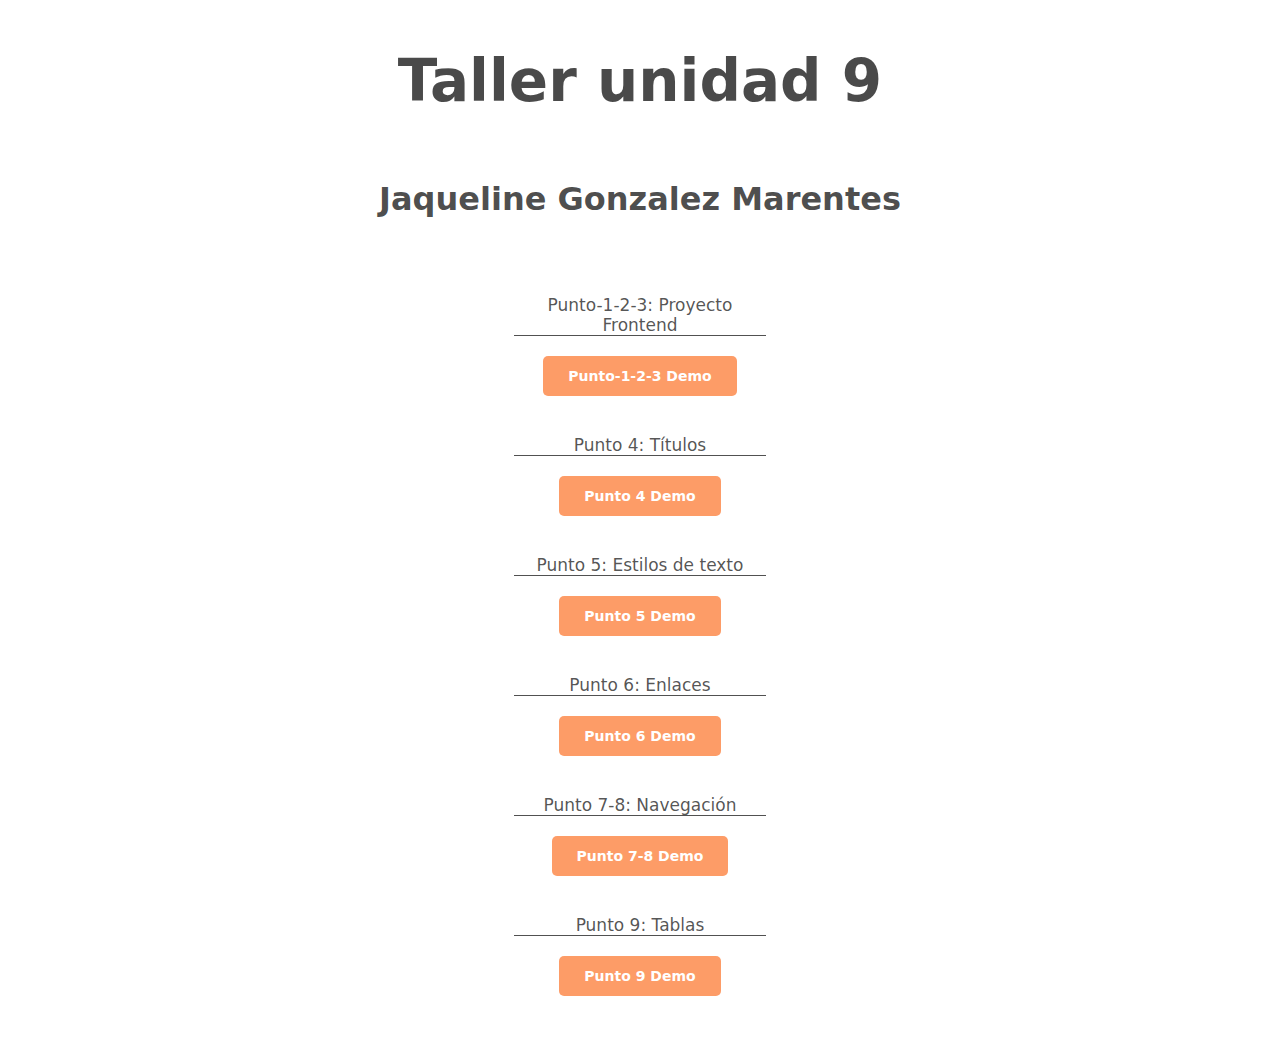
<file: index.html>
<!DOCTYPE html>
<html lang="en">
<head>
  <meta charset="UTF-8">
  <meta http-equiv="X-UA-Compatible" content="IE=edge">
  <meta name="viewport" content="width=device-width, initial-scale=1.0">
  <title>taller 9 menu</title>
  <link rel="stylesheet" href="./styles/styles.css">
</head>
<body> 
  <div>
    <h1> Taller unidad 9</h1>
    <h2>Jaqueline Gonzalez Marentes</h2>
    <nav>
      <ul>
        <li>
          <p>
            Punto-1-2-3: Proyecto Frontend
          </p> 
          <a href="./punto-1-2-3/index.html">
            Punto-1-2-3 Demo
          </a>
        </li>
        <li>
          <p>
            Punto 4: Títulos
          </p> 
          <a href="./punto-4/index.html">
            Punto 4 Demo
          </a>
        </li>
        <li>
          <p>
            Punto 5: Estilos de texto
          </p>
          <a href="./punto-5/index.html">
            Punto 5 Demo
          </a>
        </li>
        <li>
          <p>
            Punto 6: Enlaces
          </p>
          <a href="./punto-6/index.html">
            Punto 6 Demo
          </a>
        </li>
        <li>
          <p>
            Punto 7-8: Navegación
          </p>
          <a href="./punto-7-8/index.html">
            Punto 7-8 Demo
          </a>
        </li>
        <li>
          <p>
            Punto 9: Tablas
          </p>
          <a href="./punto-9/index.html">
            Punto 9 Demo
          </a>
        </li>
      </ul>
    </nav>
  </div> 
</body>
</html>
</file>
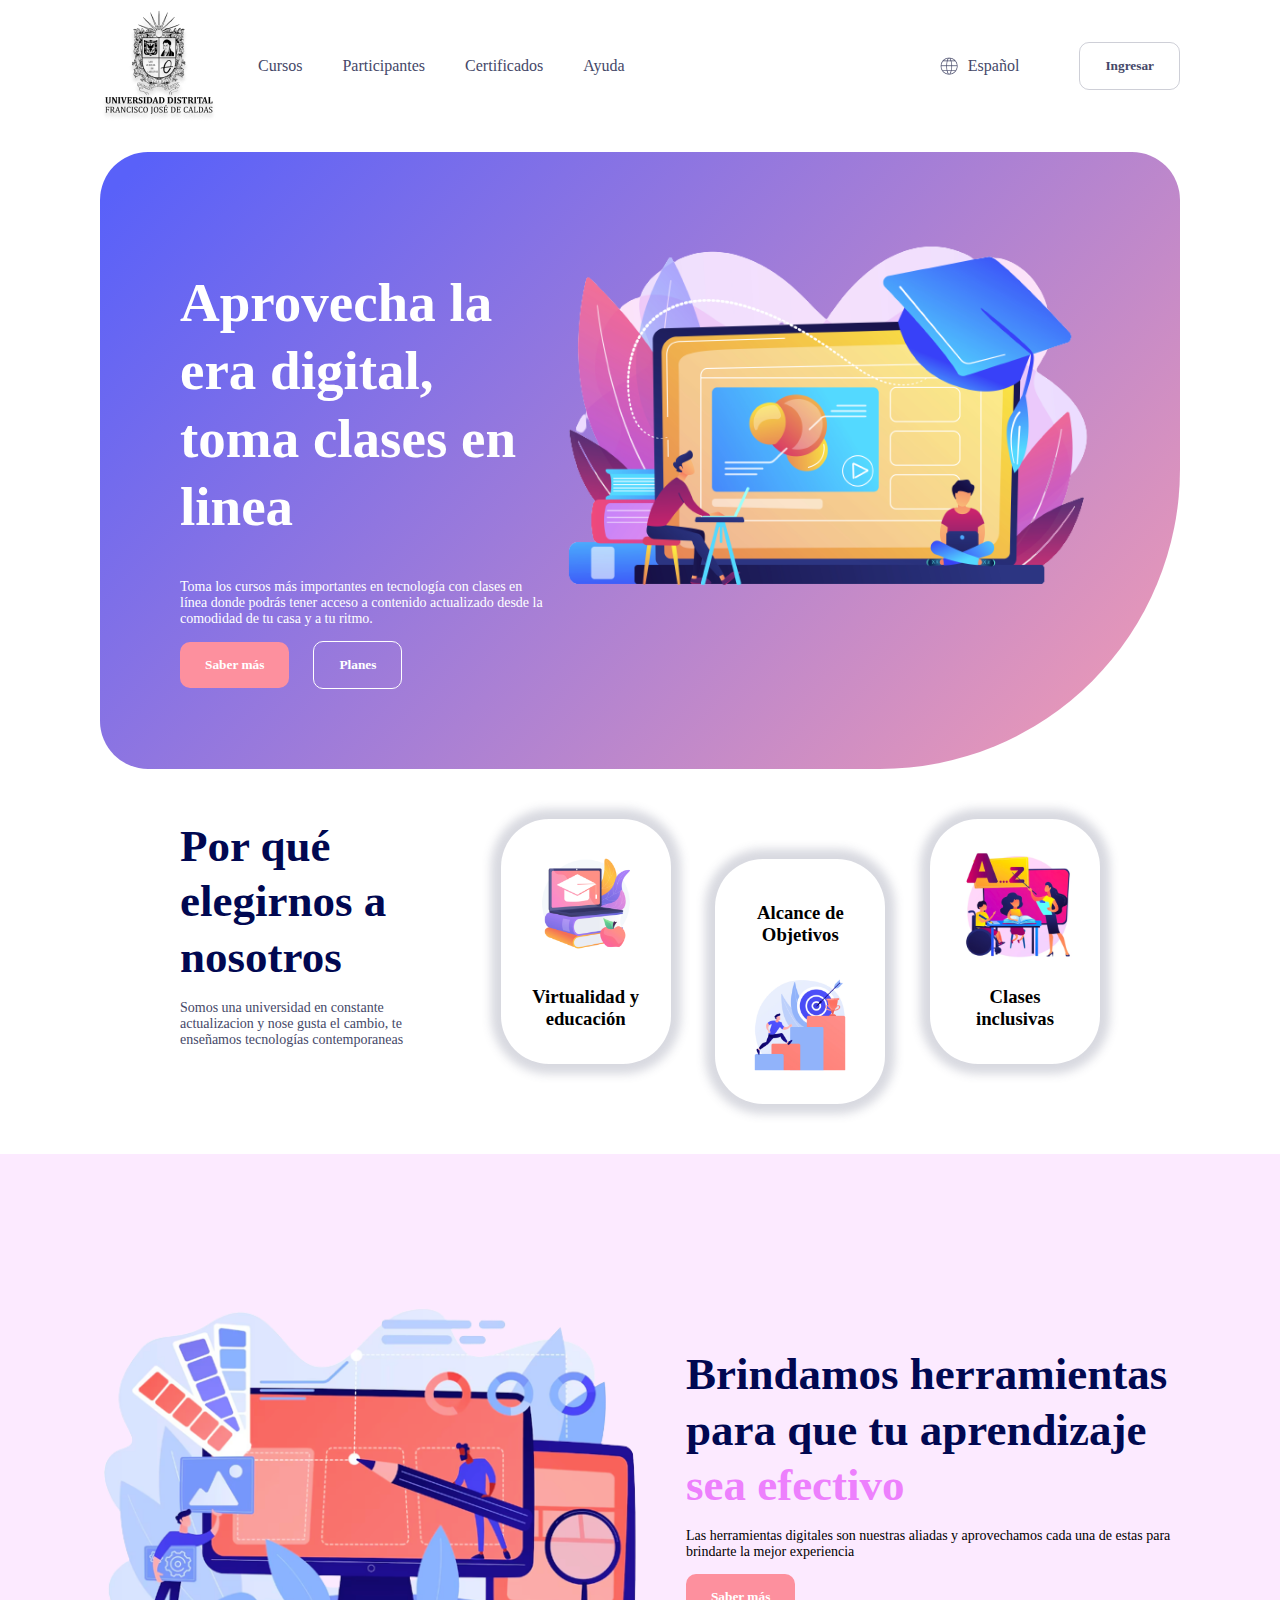
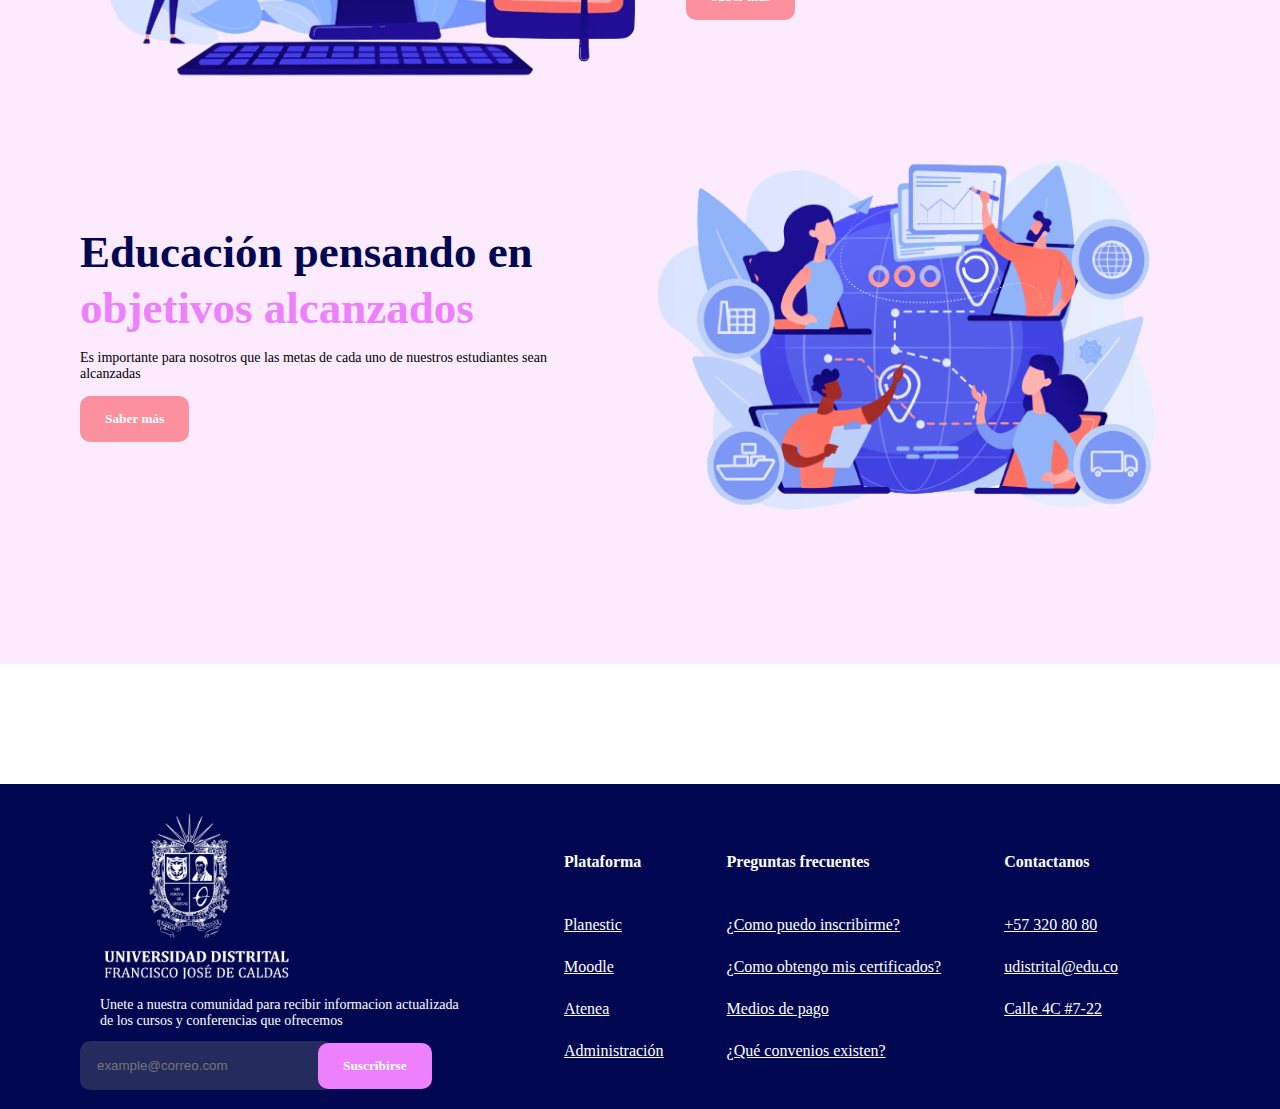
<file: punto-1-2-3/index.html>
<!DOCTYPE html>
<html lang="en">
<head>
    <meta charset="UTF-8">
    <meta name="viewport" content="width=device-width, initial-scale=1.0">
    <link rel="stylesheet" href="styles/header-styles.css">
    <link rel="stylesheet" href="styles/banner-styles.css">
    <link rel="stylesheet" href="styles/common-styles.css">
    <link rel="stylesheet" href="./styles/section-1-styles.css">
    <link rel="stylesheet" href="./styles/section-2-styles.css">
    <link rel="stylesheet" href="./styles/footer-styles.css">
    <link rel="stylesheet" href="https://indestructibletype.com/fonts/Jost.css" type="text/css" charset="utf-8" />
    <title>Page Design</title>
</head>
<body>
    <header>
        <div class="header_navigator">
            <img src="./public/images/header-logo.png" alt="header-logo">
            <nav>
                <ul>
                    <li><a href="#banner">Cursos</a></li>
                    <li><a href="#section-1">Participantes</a></li>
                    <li><a href="#section-2">Certificados</a></li>
                    <li><a href="#footer">Ayuda</a></li>
                </ul>
            </nav>
        </div>
        <div class="header_settings">
            <div class="language">
                <img src="./public/images/header-world.png" alt="header-world">
                <span>Español</span>
            </div>
            <button>Ingresar</button>
        </div>
    </header>
    
    <main>
        <section id="banner">
            <div class="banner__info">
                <div class="banner__text">
                    <h1>Aprovecha la era digital, toma clases en linea</h1>
                    <p>
                        Toma los cursos más importantes en tecnología con clases en línea 
                        donde podrás tener acceso a contenido actualizado desde la comodidad 
                        de tu casa y a tu ritmo.
                    </p>
                </div>
                <div clas=" banner__button">
                    <button class="button_orange">Saber más</button>
                    <button class="button_transparent">Planes</button>
                </div>
            </div>
            <img src="./public/images/banner-online.png" alt="banner-online">
        </section>
        <section id="section-1">
            <div class="section-1__info">
                <h2>Por qué elegirnos a nosotros</h2>
                <p>
                    Somos una universidad en constante actualizacion y nose 
                    gusta el cambio, te enseñamos tecnologías contemporaneas
                </p>
            </div>
            <div class="section-1__card">
                <img src="./public/images/section1-education.png" 
                alt="education"
                width="120px"
                height="120px">
                <h3>Virtualidad y educación</h3>
            </div>
            <div class="section-1__card section__1card-down">
                <h3>Alcance de Objetivos</h3>
                <img src="./public/images/section1-goals.png" 
                alt="goals"
                width="120px"
                height="120px">
            </div>
            <div class= "section-1__card">
                <img src="./public/images/section1-teach.png" 
                alt="teach"
                width="120px"
                height="120px">
                <h3>Clases inclusivas</h3>
            </div>
        </section>
        <section id="section-2">
            <div class= "section-2__info">
                <img 
                    src="./public/images/section2-tools.png" 
                    alt="tools"
                    width="580px"
                    height="400px"
                    >
                <div>
                    <h2>Brindamos herramientas para que tu aprendizaje</h2>
                    <h2 class="title__pink">sea efectivo</h2>
                    <p>
                        Las herramientas digitales son nuestras aliadas 
                        y aprovechamos cada una de estas para brindarte 
                        la mejor experiencia
                    </p>
                    <button class="button_orange">Saber más</button>
                </div>
            </div>
            <div class = "section-2__info">
                <div>
                    <h2>Educación pensando en</h2>
                    <h2 class="title__pink">objetivos alcanzados</h2>
                    <p>
                        Es importante para nosotros que las metas de cada
                         uno de nuestros estudiantes sean alcanzadas
                        </p>
                    <button class="button_orange">Saber más</button>
                </div>
                <img 
                    src="./public/images/section2-goals.png" 
                    alt="goals"
                    width="580px"
                    height="400px"
                    >
            </div>
        </section>
        
    </main>
    
    <footer id="footer">
        <div class="footer__info">
            <img 
                src="./public/images/footer-logo.png" 
                alt="logo"
                width="200px"
                height="175px"
                >
            <p>
                Unete a nuestra comunidad para recibir informacion 
                actualizada de los cursos y conferencias que ofrecemos
            </p>
            <form action="">
                <input 
                    type="email"
                    placeholder="example@correo.com"
                    name="user_email"
                >
                <button>Suscribirse</button>
            </form>
        </div>
        <div class="footer__list">
            <table>
                <thead>
                    <tr>
                      <th>Plataforma</th>  
                      <th>Preguntas frecuentes</th>
                      <th>Contactanos</th>
                    </tr>
                </thead>
                <tbody>
                    <tr>
                      <td><a href="">Planestic</a></td>
                      <td><a href="">¿Como puedo inscribirme?</a></td>
                      <td><a href="">+57 320 80 80</a></td>
                    </tr>
                    <tr>
                        <td><a href="">Moodle</a></td>
                        <td><a href="">¿Como obtengo mis certificados?</a></td>
                        <td><a href="">udistrital@edu.co</a></td>
                    </tr>
                    <tr>
                        <td><a href="">Atenea</a></td>
                        <td><a href="">Medios de pago</a></td>
                        <td><a href="">Calle 4C #7-22</a></td>
                    </tr>
                    <tr>
                        <td><a href="">Administración</a></td>
                        <td><a href="">¿Qué convenios existen?</a></td>
                    </tr>
                </tbody>
            </table>
        </div>
    </footer>
</body>
</html>
</file>
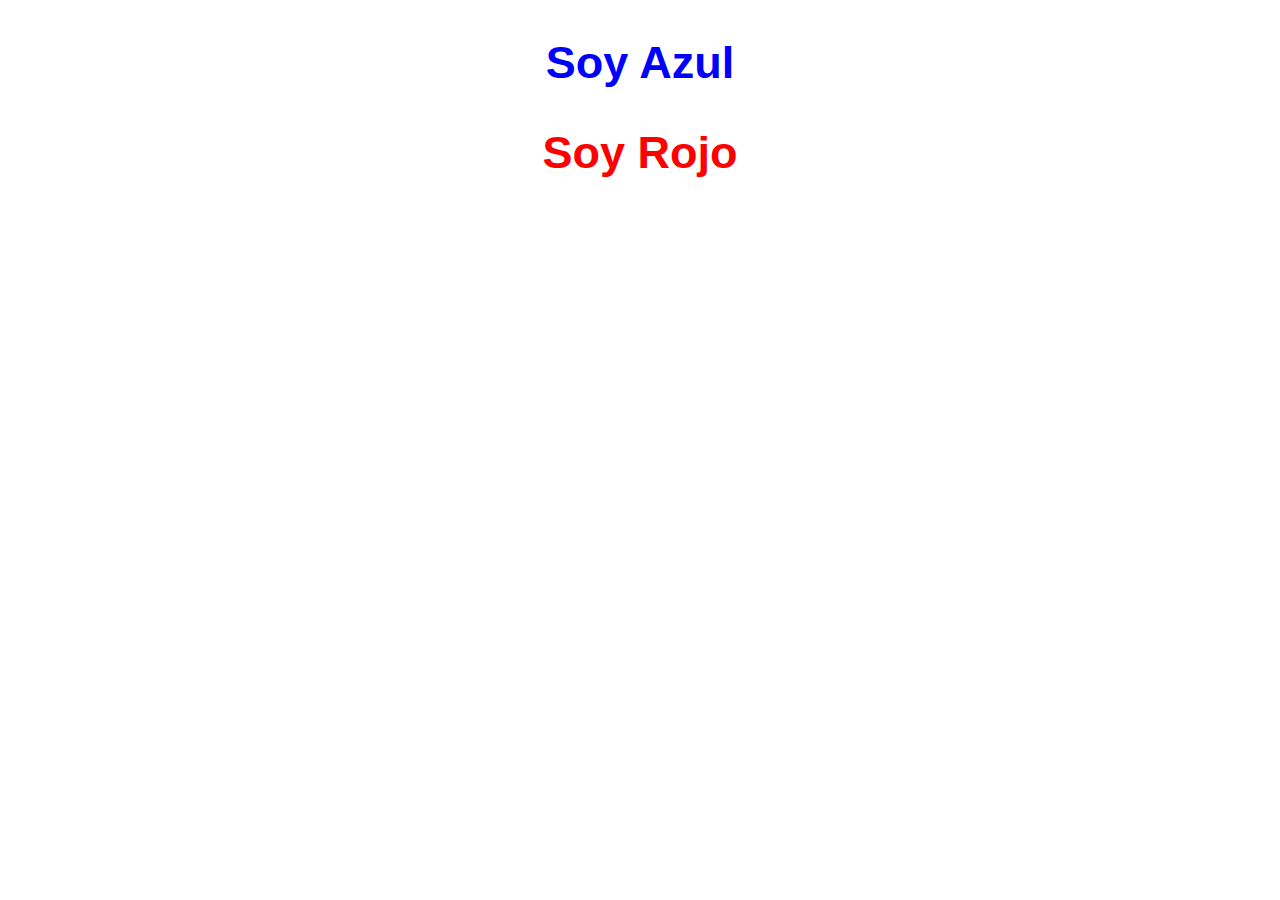
<file: punto-4/index.html>
<!DOCTYPE html>
<html lang="en">
<head>
    <meta charset="UTF-8">
    <meta name="viewport" content="width=device-width, initial-scale=1.0">
    <link rel="stylesheet" href="./styles/styles.css">
    <title>Punto-4</title>
</head>
<body>
<div class="azul">
    <h2>Soy Azul</h2>
</div>
   
<div class="rojo">
    <h2>Soy Rojo</h2>
</div>
 
</body>
</html>
</file>
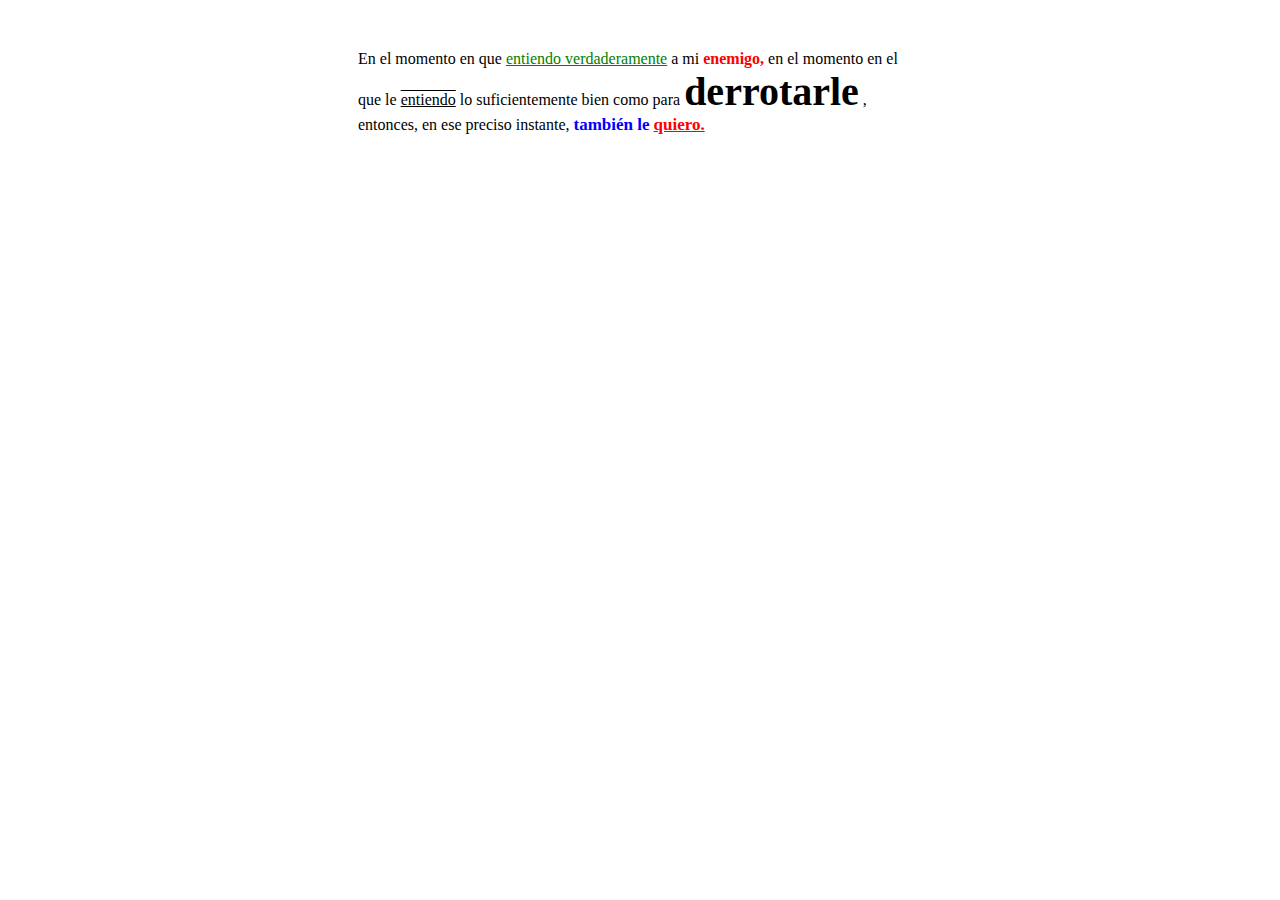
<file: punto-5/index.html>
<!DOCTYPE html>
<html lang="en">
<head>
    <meta charset="UTF-8">
    <meta name="viewport" content="width=device-width, initial-scale=1.0">
    <link rel="stylesheet" href="./styles/styles.css">
    <title>Punto-5</title>
</head>
<body>
   <p>
    <span>En el momento en que</span>
    <u class="color-verde">entiendo verdaderamente</u>
    <span>a mi</span>
    <b class="color-rojo">enemigo,</b>
    <span>en el momento en el que le</span>
    <span class="subrayado">entiendo</span>
    <span>lo</span>
    <span>suficientemente bien como para</span>
    <b class="color-negro">derrotarle</b>
    <span>, entonces, en ese preciso instante,</span>
    <b class="color-azul">también le</b>
    <b class="rojo-negrita">quiero.</b>
   </p>
</body>
</html>
</file>
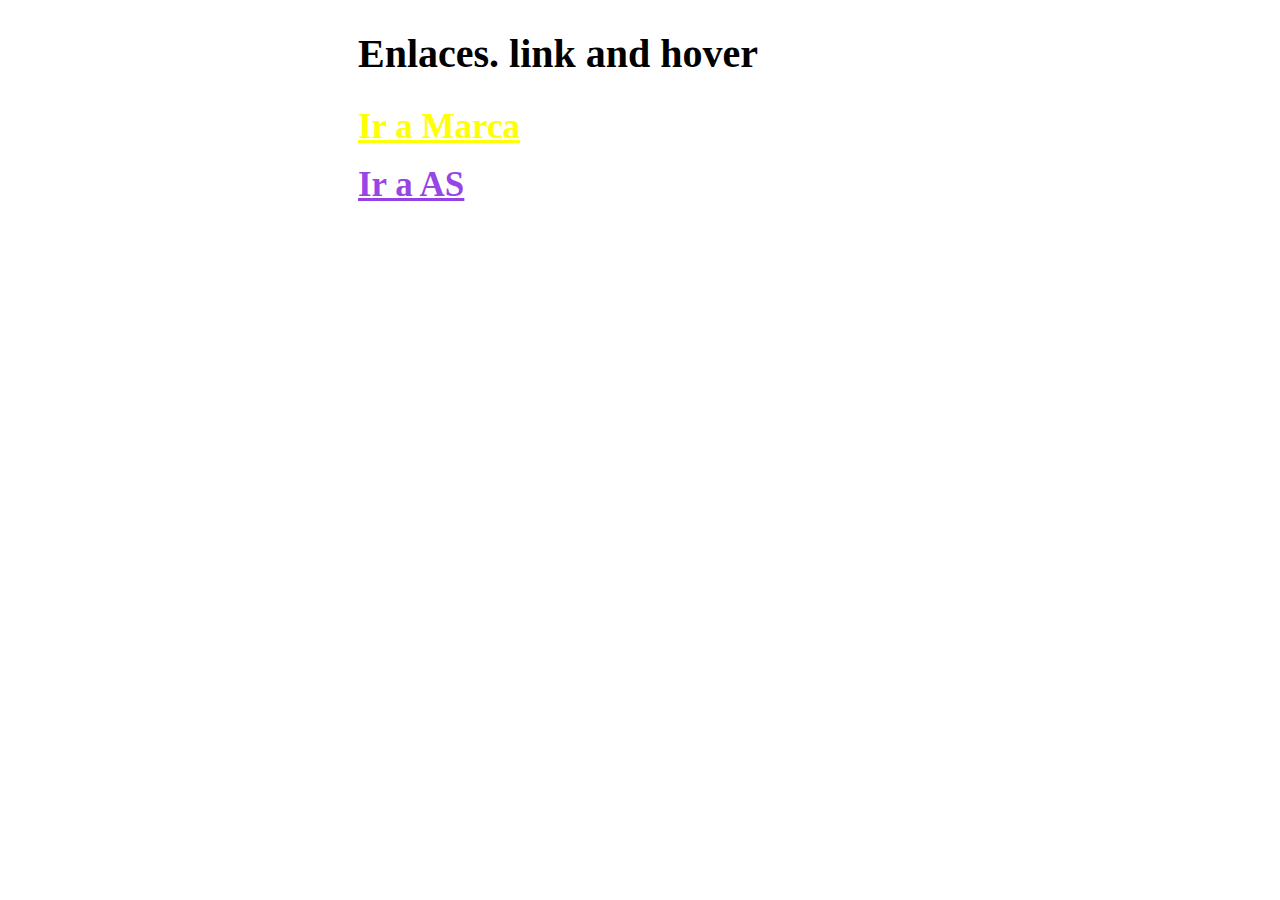
<file: punto-6/index.html>
<!DOCTYPE html>
<html lang="en">
<head>
    <meta charset="UTF-8">
    <meta name="viewport" content="width=device-width, initial-scale=1.0">
    <link rel="stylesheet" href="./styles/styles.css">
    <title>Punto-6</title>
</head>
<body>
    <h3 class="titulo"> 
        <b>Enlaces. link and hover</b>
    </h3>
    
    <a href="https://www.marca.com/" class="link-1">
        <b>Ir a Marca</b>
    </a>

    <br>
    <br>

    <a href="https://colombia.as.com/" class="link-2">
        <b>Ir a AS</b>
    </a>
</body>
</html>
</file>
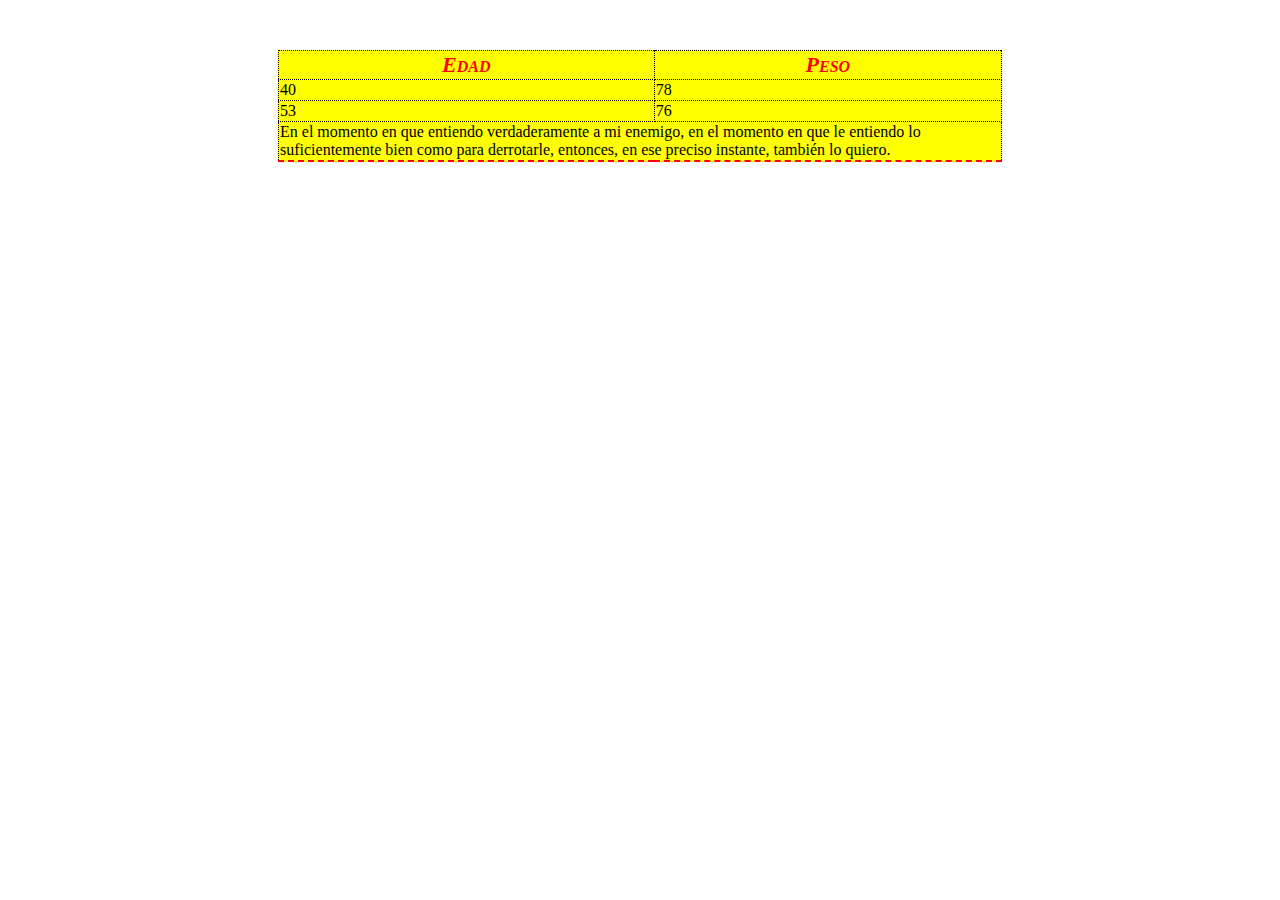
<file: punto-9/index.html>
<!DOCTYPE html>
<html lang="en">
<head>
    <meta charset="UTF-8">
    <meta name="viewport" content="width=device-width, initial-scale=1.0">
    <link rel="stylesheet" href="./styles/styles.css">
    <title>Punto-9</title>
</head>
<body>
    <table>
        <thead>
            <tr>
                <th class="datos"><b>E</b>DAD</th>
                <th class="datos"><b>P</b>ESO</th>
            </tr>
        </thead>
        <tbody>
            <tr>
                <td class="datos">40</td>
                <td class="datos">78</td>
            </tr>
            <tr>
                <td class="datos">53</td>
                <td class="datos">76</td>
            </tr>
            <tr>
                <td 
                    class="parrafo" 
                    colspan="2"
                    >
                        En el momento en que entiendo verdaderamente a mi enemigo, 
                        en el momento en que le entiendo lo suficientemente bien 
                        como para derrotarle, entonces, en ese preciso instante, 
                        también lo quiero.
                </td>
            </tr>
        </tbody>
    </table>
</body>
</html>
</file>
<file: styles/styles.css>
body {
  text-align: center;
  color: #000000b5;
  font-family: system-ui, -apple-system;
}

body, div {
  display: flex;
  justify-content: center;
  align-items: center;
}

div {
  flex-direction: column;
  width: 50%;
  height: 50%;
  text-align: center;
}

h1 {
  font-size: 58px;
}

h2 {
  font-size: 32px;
}

nav {
  width: 40%;
}

ul {
  padding: 0;
  text-align: center;
  list-style: none;
}

li {
  margin: 50px 0;
}

p {
  margin: 40px 0 30px;
  color: #000000ae;
  font-size: 17px;
  border-bottom: 1px solid;
}

a {
  padding: 12px 25px;
  color: #ffffff;
  background-color: #fd8f54e2;
  border: none;
  border-radius: 5px;
  font-family: system-ui, -apple-system;
  font-size: 14px;
  font-weight: bold;
  text-decoration: none;
  cursor: pointer;
}

a:hover {
  background-color: #e87537e2;
}
</file>
<file: punto-1-2-3/styles/header-styles.css>
header {
    display: flex;
    justify-content: space-between;
    margin: 10px 100px;
}

.header_navigator {
    display: flex;
    align-items: center;
}

ul {
    display: flex;
    list-style: none;
    gap: 40px;
}

nav a {
    color: #454868;
    text-decoration: none;
    font-weight: 500;
}

.header_settings {
    display: flex;
    align-items: center;
    gap: 60px;
}

.language {
    display: flex;
    align-items: center;
    gap: 10px;
    
    font-family: 'Jost';
    font-weight: 300;
    color: #454868;
}

header button {
    background-color: transparent;
    border: 1px solid #45486843;
    color: #454868;
}
</file>
<file: punto-1-2-3/styles/banner-styles.css>
#banner {
    display: flex;
    margin: 30px 100px;
    padding: 80px;
    background: linear-gradient(313deg, #EE9AB5 3.28%, #5961F9 97.04%);
    border-radius: 48px 48px 300px 48px;
    color: white;
}

h1 {
    font-family: 'Jost';
    font-size: 55px;
    line-height: 124%;
    letter-spacing: -1%;
}

#banner img {
    width: 550px;
    height: 370px;
}

.button_transparent {
    background-color: transparent;
    color: white;
    border: 1px solid;
    margin-left: 20px;
}
</file>
<file: punto-1-2-3/styles/common-styles.css>
body {
    margin: 0px;
}

a {
    font-family: 'Jost';
}

button {
    padding: 15px 25px;
    font-family: 'jost';
    font-weight: bold;
    border-radius: 10px;
    cursor: pointer;
}

p {
    font-family: 'Just';
    font-size: 14px;
}

.button_orange {
    background-color: #FD909E;
    color: white;
    border: none;
}

h2 {
    font-family: 'jost';
    font-size: 45px;
    color: #010851;
    line-height: 124%;
    letter-spacing: -1%;
    margin: 0;
}
</file>
<file: punto-1-2-3/styles/section-1-styles.css>
#section-1 {
    display: flex;
    margin: 50px 180px;
    justify-content: space-between;
}

.section-1__info {
    width: 30%;
}

.section-1__info p {
    color: #454868;
}

.section-1__card {
    width: min-content;
    height: 195px;
    text-align: center;
    padding: 25px;
    border-radius: 48px;
    box-shadow: 0px 0px 10px 10px #45486835;
}

.section__1card-down {
    margin-top: 40px;
}

h3 {
    font-family: 'jost';
}
</file>
<file: punto-1-2-3/styles/section-2-styles.css>
#section-2 {
    background-color: #ED80FD2B;
    display: block;
    padding: 80px;
    justify-content: space-between;
}

.section-2__info {
    display: flex;
    align-items: center;
    gap: 30px;
    margin: 50px 0px;
}

.title__pink{
    color: #ED80FD;
}
</file>
<file: punto-1-2-3/styles/footer-styles.css>
#footer {
    display: flex;
    justify-content: space-between;
    align-items: center;
    margin-top: 120PX;
    padding: 20px 100px;
    background-color: #010851;
    color: white;
}

.footer__info {
    width: 34%;
}

form button {
    background-color: #ED80FD;
    color: white;
    border: none;
}

input {
    padding: 17px;
    margin: -20px;
    width: 220px;

    border: none;
    border-radius: 10px;
    background-color: #4548688c;
}

td a {
    color: white;
}

table {
    font-family: 'jost';
    text-align: left;
}

th {
    height: 80px;
}

tr {
    height: 40px;
}

td {
    padding-right: 60px;
}
</file>
<file: punto-4/styles/styles.css>
.azul {
    color: blue;
    font-size: 30px;
    font-family: Arial;
    text-align: center;
}

.rojo {
    color: red;
    font-size: 30px;
    font-family: Arial;
    text-align: center;
}
</file>
<file: punto-5/styles/styles.css>
.color-verde {
    color: green;
}

.color-rojo {
    color: red;
}

.subrayado {
    text-decoration-line: overline underline;
}

.color-azul {
    color: blue;
    font-size: 17px;
}

.color-negro {
    font-size: 40px;
}

.rojo-negrita {
    color: red;
    font-size: 17px;
    text-decoration-line: underline;
}

p {
    margin: 50px 350px;
}
</file>
<file: punto-6/styles/styles.css>
h3 {
    margin: 30px 350px;
}

.titulo {
    font-size: 40px;
}

a {
    font-size: 35px;
    margin: 50px 350px;
}

.link-1{
    color: yellow;
}

.link-2 {
    color: rgba(137, 43, 226, 0.897);
}
</file>
<file: punto-9/styles/styles.css>
table {
    background-color: yellow;
    border-top: 1px dotted;
    border-left: 1px dotted;
    border-right: 1px dotted;
    border-bottom: 2px dashed red;
    border-collapse: collapse;
    border-spacing: 0cm;
    margin: 50px 270px;
   }

thead {
    color: red;
    text-align: center;
    }

.datos {
    border-right: 1px dotted black;
    border-bottom: 1px dotted black;
}

b {
    font-size: 22px;
}

th {
    font-style: oblique;
}
</file>
